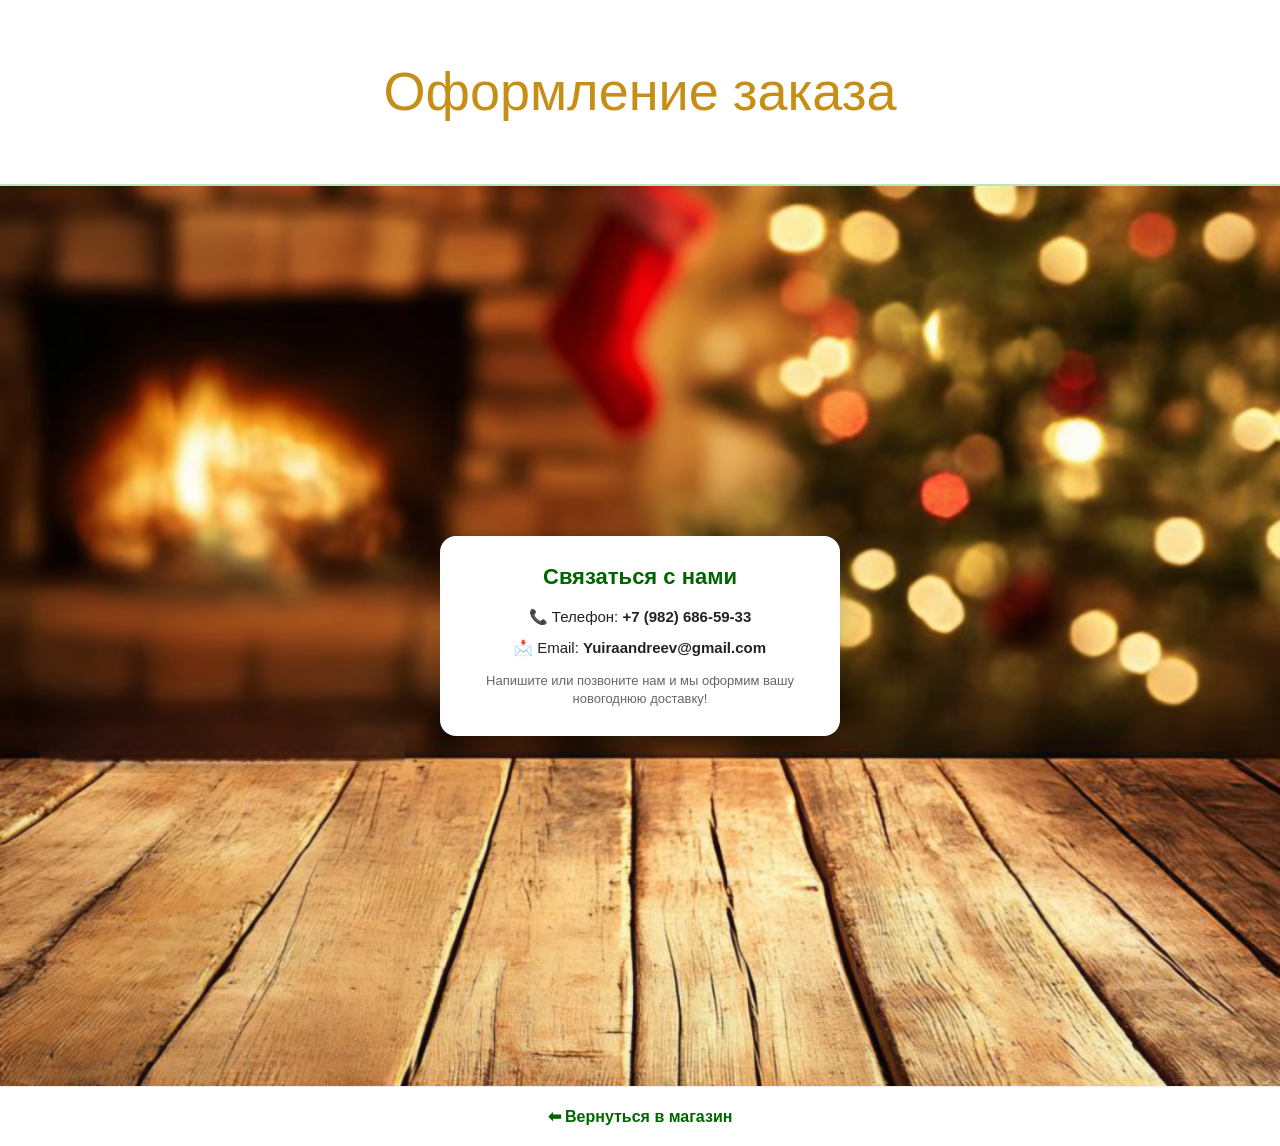
<file: contacts.html>
<!DOCTYPE html>
<html lang="ru">
<head>
    <meta charset="UTF-8">
    <meta name="viewport" content="width=device-width, initial-scale=1.0">
    <title>Контакты Goodwill</title>
    <link rel="stylesheet" href="style.css?v=7">
    <link rel="stylesheet" href="products.css?v=7">

</head>
<body>
    

    <!-- Шапка страницы контактов -->
    <header class="header" style="background-image: url('https://media.tproger.ru/uploads/2018/12/new-year-cover.jpg');">
        <h1 class="hdr">Оформление заказа</h1>
    </header>

        <main class="contacts-page">
        <div class="contacts-box">
            <h2>Связаться с нами</h2>
            <p class="contact-item">📞 Телефон: <strong>+7 (982) 686-59-33</strong></p>
            <p class="contact-item">📩 Email: <strong>Yuiraandreev@gmail.com</strong></p>
            <p class="contact-note">
                Напишите или позвоните нам и мы оформим вашу новогоднюю доставку!
            </p>
        </div>
    </main>


    <footer class="footer">
        <a href="shop.html">⬅ Вернуться в магазин</a>
    </footer>

    <!-- Подключаем скрипт атмосферы (снег и плеер будут работать и тут!) -->
    <script src="script.js"></script>
</body>
</html>
</file>
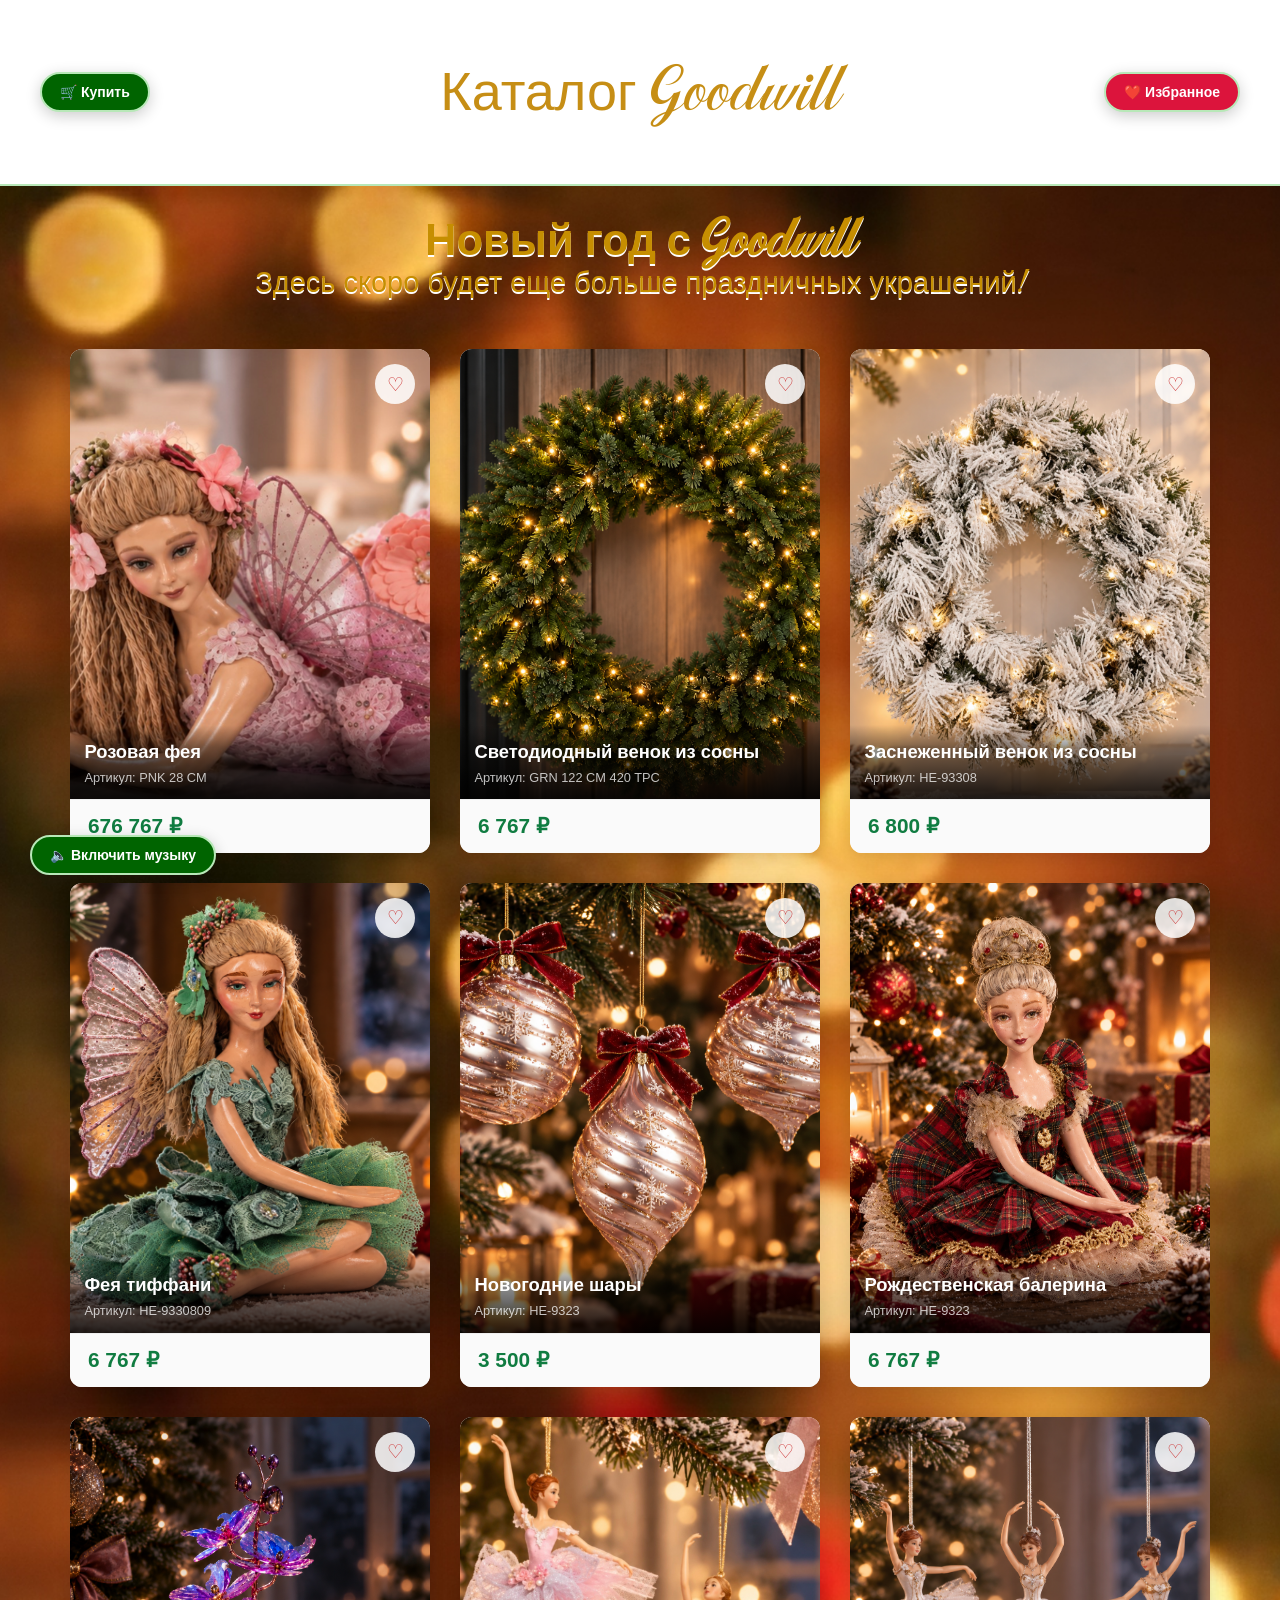
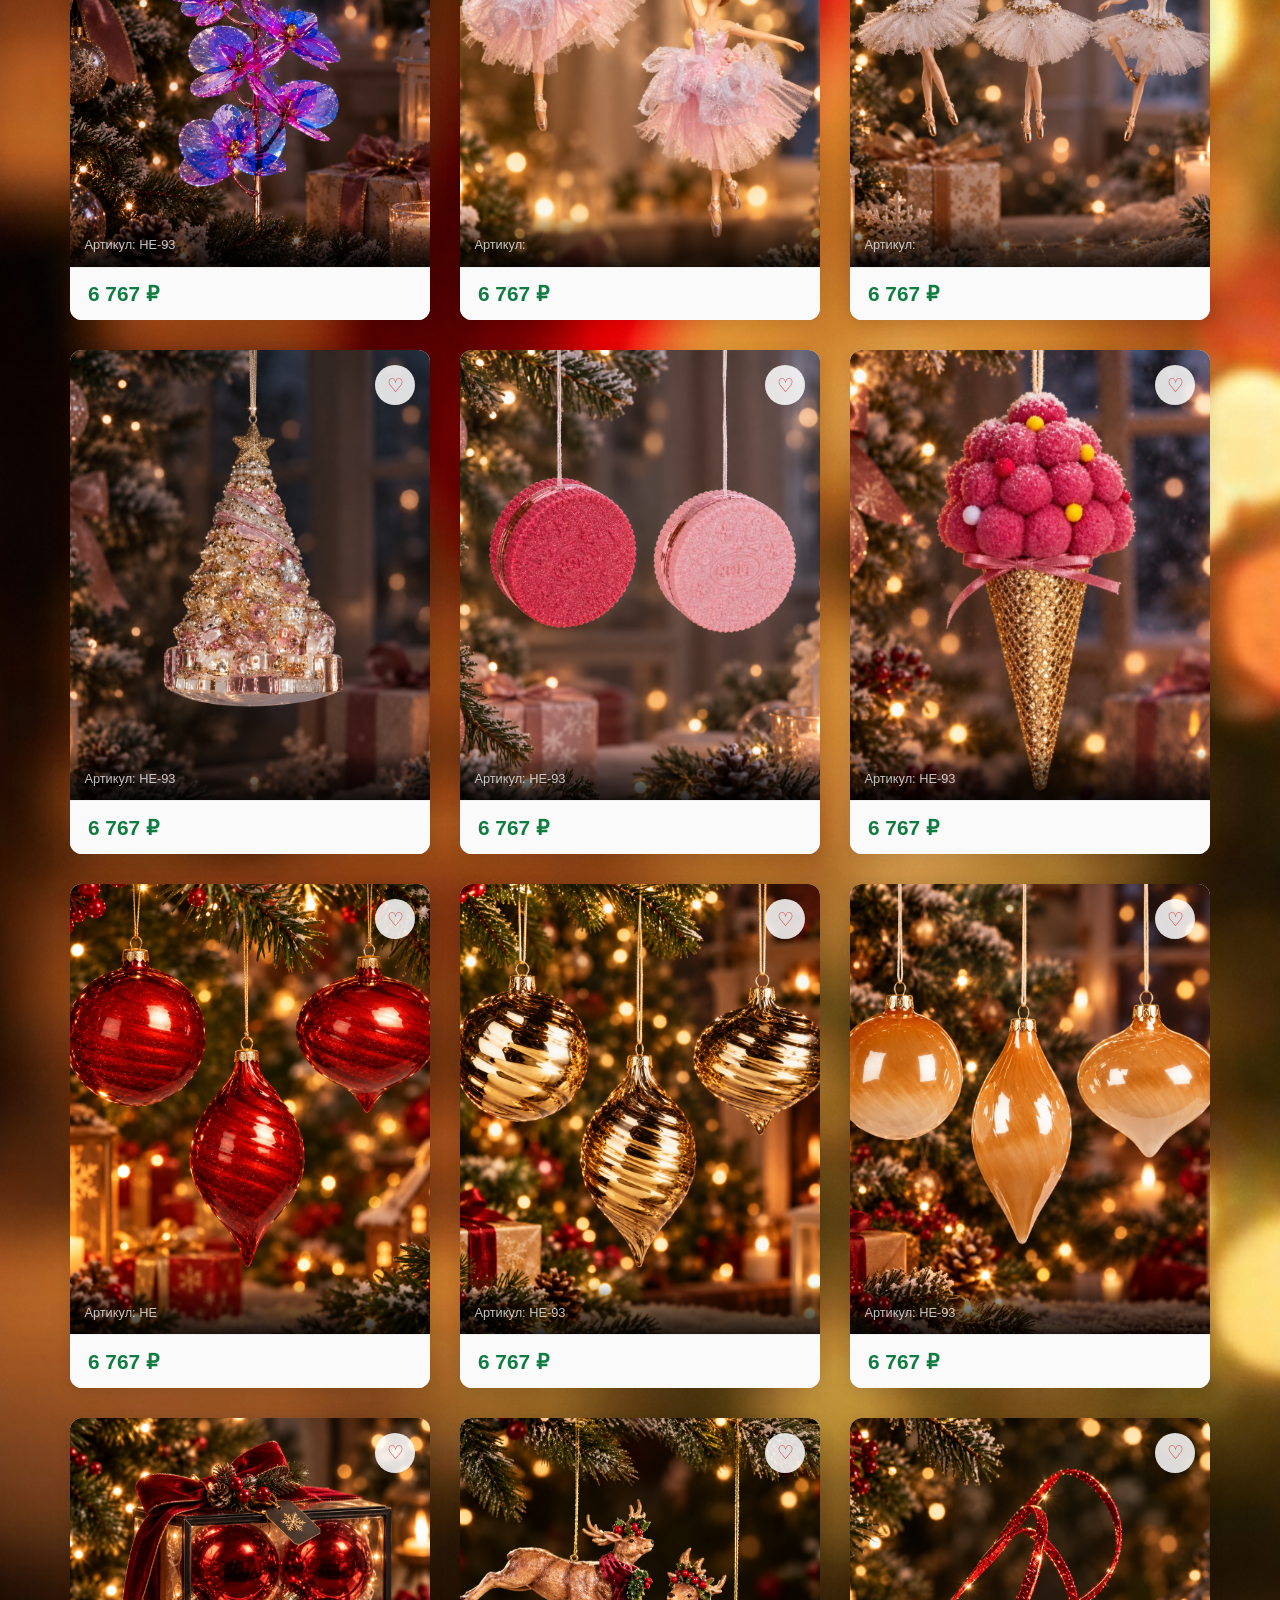
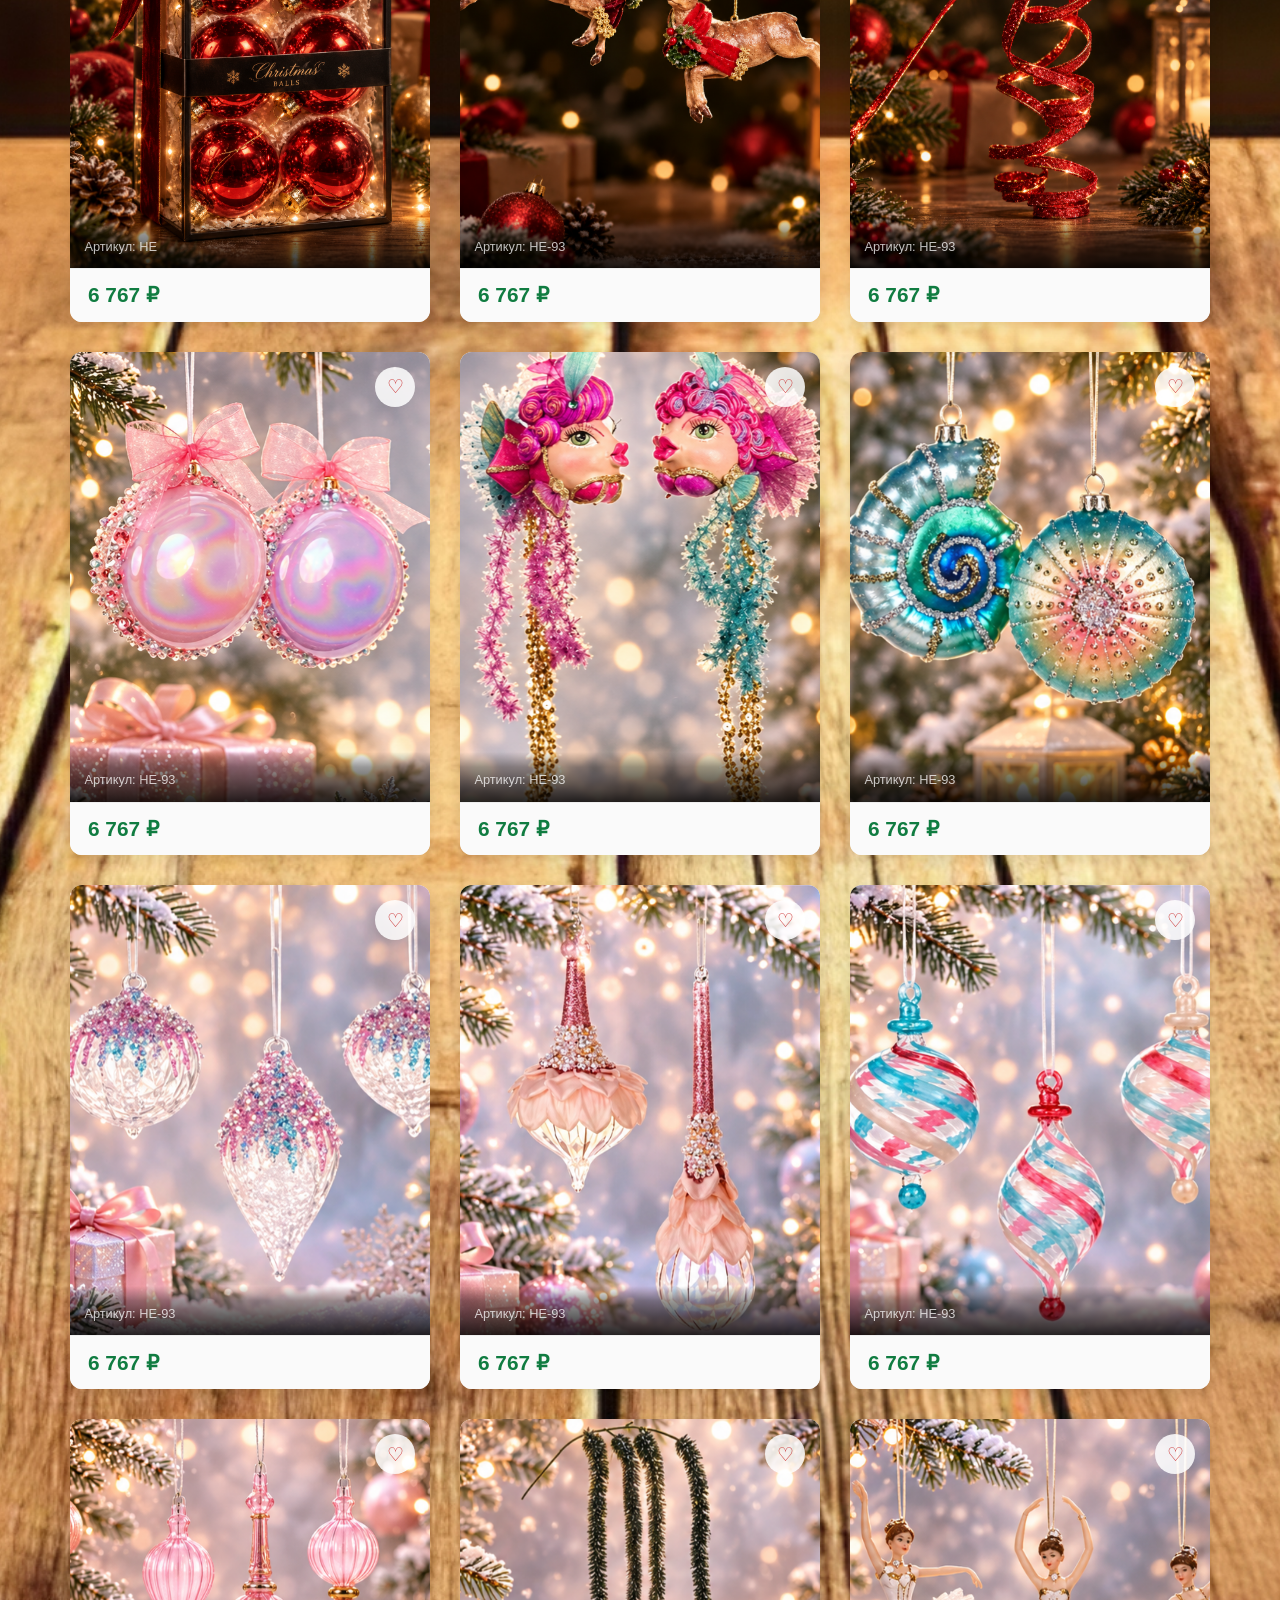
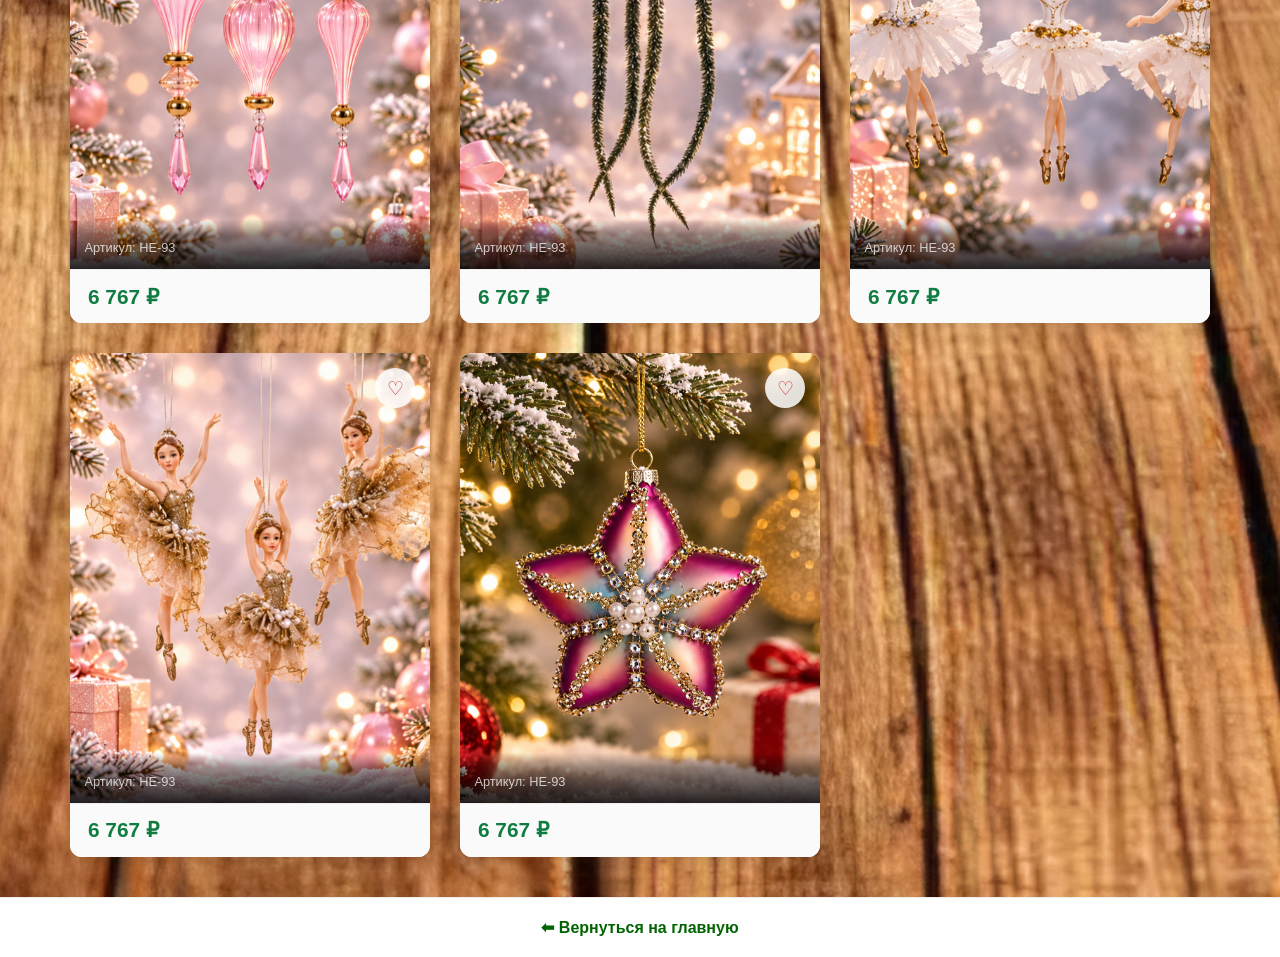
<file: shop.html>
<!DOCTYPE html>
<html lang="ru">
<head>
    <meta charset="UTF-8">
    <meta name="viewport" content="width=device-width, initial-scale=1.0">
    <title>Каталог игрушек Goodwill</title>
    <link rel="stylesheet" href="style.css">
    <link rel="stylesheet" href="products.css">
</head>
<body>
    <!-- Управление музыкой -->
    <div class="music-player-container">
        <button id="musicBtn" class="music-btn" aria-label="Включить музыку">🔈 Включить музыку</button>
        <audio id="bgMusic" src="music.mp3" loop></audio>
    </div>
        <header class="header">
        <!-- НОВАЯ КНОПКА: Ссылка на контакты с иконкой тележки строго слева -->
        <a href="contacts.html" class="music-btn buy-btn-left" style="text-decoration: none; display: inline-block;">🛒 Купить</a>

        <!-- Заголовок каталога (Остаётся чётко по центру экрана) -->
        <h1 class="hdr">Каталог Goodwill</h1>
        
        <!-- Кнопка избранного (Остаётся строго справа) -->
        <a href="favourite.html" class="music-btn" style="text-decoration: none; display: inline-block; background-color: crimson; margin: 0;">❤️ Избранное</a>
    </header>

    <main>
        <section class="intro">
            <h2>Новый год с Goodwill</h2>
            <p>Здесь скоро будет еще больше праздничных украшений!</p>
        </section>

        <!-- Сетка каталога (Оставляем пустой, Flexbox-стили из CSS всё выровняют) -->
        <section class="catalog-grid"></section>
    </main>

    <footer class="footer">
        <a href="index.html">⬅ Вернуться на главную</a>
    </footer>

    <!-- Подключаем наш единый script.js -->
    <script src="script.js"></script>
</body>
</html>
</file>
<file: style.css>
* {
    margin: 0;
    padding: 0;
    box-sizing: border-box;
}

html, body {
    height: 100%;
}

body {
    display: flex;
    flex-direction: column;
    font-family: Arial, sans-serif;
}
/* Шапка сайта */
.header {
    /* ИСПРАВЛЕНО: возвращена оригинальная рабочая ссылка на новогоднюю картинку */
    background-image: url("https://media.tproger.ru/uploads/2018/12/new-year-cover.jpg");
    background-size: cover;
    background-position: center;
    background-repeat: no-repeat;
    border-bottom: 2px solid #b8e8b8;
    padding: 60px 0;
    text-align: center;
}


/* ШРИФТ */
@font-face {
    font-family: "Above the sky";
    src: url("fonts/gullever-font.woff") format("woff");
    font-weight: normal;
    font-style: normal;
    font-display: swap;
}

.hdr {
    font-size: 54px;
    font-weight: normal;
    color: darkgreen;
    font-family: "Above the sky", cursive, sans-serif;
    text-shadow: 
        -2px -2px 0 #fff,  
         2px -2px 0 #fff,
        -2px  2px 0 #fff,
         2px  2px 0 #fff;
}

/* ТЕКСТ INTRO */
.intro {
    text-align: center;
    font-size: 29px;
    font-weight: normal;
    color: rgb(198, 142, 1);
    font-family: "Above the sky", cursive, sans-serif;
    text-shadow: 0px 2px 0 #fff;
    padding: 30px 20px 10px 20px;
}

main {
    background-image: url("fonts/back3.jpg");
    background-size: cover;
    background-position: center;
    background-repeat: no-repeat;
    flex-grow: 1;
}

/* КНОПКА НА ГЛАВНОЙ СТРАНИЦЕ */
.catalog-preview {
    text-align: center;
    padding: 40px 20px;
}

.catalog-button {
    position: relative;
    display: block;
    max-width: 700px;
    height: 400px;
    margin: 0 auto;
    overflow: hidden;
    border-radius: 20px;
    text-decoration: none;
    box-shadow: 0 8px 25px rgba(0,0,0,0.15);
}

.catalog-button img {
    width: 100%;
    height: 100%;
    object-fit: cover;
    transition: 0.3s;
}

.catalog-overlay {
    position: absolute;
    inset: 0;
    display: flex;
    justify-content: center;
    align-items: center;
    background: rgba(0, 0, 0, 0.35);
    transition: 0.3s;
}

.catalog-overlay span {
    color: rgb(239, 216, 103);
    font-size: 42px;
    font-weight: bold;
    font-family: "Above the sky", cursive, sans-serif;
}

.catalog-button:hover img {
    transform: scale(1.08);
    filter: brightness(0.8);
}

.catalog-button:hover .catalog-overlay {
    background: rgba(0, 0, 0, 0.15);
}

.catalog-button:hover .catalog-overlay span {
    text-decoration: underline;
}

/* ==========================================================================
   ИДЕАЛЬНАЯ СЕТКА КАТАЛОГА (Строго плитка 3 в ряд ВСЕГДА, без переносов вниз)
   ========================================================================== */
/* ИДЕАЛЬНАЯ СИММЕТРИЧНАЯ СЕТКА */


/* Карточка товара */
.product-card {
    background: #fff;
    border-radius: 12px;
    overflow: hidden;
    box-shadow: 0 4px 15px rgba(0,0,0,0.1);
    transition: transform 0.3s ease;
    display: flex;
    flex-direction: column;
    height: auto; /* Карточки будут строго одной высоты в ряду */
}

.product-card:hover {
    transform: translateY(-5px);
}

/* ПОДСТРАИВАЕМЫЙ КОНТЕЙНЕР КАРТИНКИ */
.product-image-container {
    width: 100%; 
    /* Пропорция высоты к ширине теперь всегда идеальные 4 к 5.
       При сужении браузера картинка будет гибко и плавно сжиматься сама! */
    aspect-ratio: 4 / 5; 
    background-size: cover;
    background-position: center;
    position: relative;
    display: flex;
    align-items: flex-end;
}


/* Сердечко */
.favorite-btn {
    position: absolute;
    top: 15px;
    right: 15px;
    background: rgba(255, 255, 255, 0.85);
    border: none;
    border-radius: 50%;
    width: 40px;
    height: 40px;
    cursor: pointer;
    font-size: 1.2rem;
    color: #cc3333;
    display: flex;
    align-items: center;
    justify-content: center;
    transition: background 0.2s, transform 0.1s;
}

.favorite-btn:hover {
    background: #fff;
    transform: scale(1.1);
}
/* Текст поверх картинки (плавно уменьшается при сжатии страницы) */
.product-overlay-text {
    background: linear-gradient(to top, rgba(0, 0, 0, 0.85) 0%, rgba(0, 0, 0, 0.4) 70%, rgba(0, 0, 0, 0) 100%);
    color: #fff;
    padding: 4%; /* Отступы теперь в процентах, чтобы тоже сжиматься */
    width: 100%;
    box-sizing: border-box;
}

.product-overlay-text h3 {
    margin: 0 0 6px 0;
    /* Магия clamp: шрифт будет плавно уменьшаться от 1.15rem до 0.8rem в зависимости от экрана */
    font-size: clamp(0.8rem, 1.5vw, 1.15rem); 
    font-weight: 600;
    line-height: 1.3;
}

.product-overlay-text .sku {
    margin: 0;
    font-size: clamp(0.65rem, 1.1vw, 0.8rem); /* Адаптивный размер артикула */
    opacity: 0.75;
}

/* Цены в подвале карточки (тоже плавно уменьшаются) */
.product-info-footer {
    padding: 4% 5%; /* Отступы адаптируются под размер карточки */
    display: flex;
    justify-content: space-between;
    align-items: center;
    background: #fafafa;
    border-top: 1px solid #eee;
    margin-top: auto;
}

.price {
    font-size: clamp(0.9rem, 1.8vw, 1.3rem); /* Цена сжимается и не ломает строку */
    font-weight: 700;
    color: #107c41;
}

.price-original {
    font-size: clamp(0.7rem, 1.2vw, 0.9rem); /* Евро-цена тоже уменьшается */
    color: #777;
    background-color: #eee;
    padding: 2px 6px;
    border-radius: 6px;
    font-weight: 600;
}


.justify-center {
    justify-content: center;
    text-align: center;
}


/* ФУТЕР И СНЕГ */
.footer {
    margin-top: auto;
    text-align: center;
    padding: 20px;
    background: #fff;
    border-top: 1px solid #eee;
}

.footer a {
    color: darkgreen;
    text-decoration: none;
    font-weight: bold;
}
.snowflake-container {
    position: fixed;
    top: 0;
    left: 0;
    width: 100%;
    height: 100%;
    pointer-events: none;
    z-index: 9999;
    overflow: hidden;
}

.snowflake {
    position: absolute;
    background: white;
    border-radius: 50%;
    filter: drop-shadow(0 0 3px rgba(255,255,255,0.8));
    animation: fall linear infinite;
    top: -10px;
}

@keyframes fall {
    0% { transform: translateY(0) translateX(0); opacity: 0; }
    10% { opacity: 0.8; }
    90% { opacity: 0.8; }
    100% { transform: translateY(105vh) translateX(50px); opacity: 0; }
}

/* Контейнер для музыкальной кнопки */
.music-player-container {
    position: fixed;
    bottom: 25px;
    left: 30px;
    z-index: 10000;
}

/* Красивая новогодняя кнопка */
.music-btn {
    background-color: darkgreen;
    color: white;
    border: 2px solid #b8e8b8;
    border-radius: 20px;
    padding: 10px 18px;
    font-size: 14px;
    font-weight: bold;
    cursor: pointer;
    box-shadow: 0 4px 15px rgba(0, 0, 0, 0.2);
    transition: all 0.3s ease;
}

.music-btn:hover {
    background-color: crimson;
    transform: scale(1.05);
}

.music-btn.playing {
    background-color: crimson;
    box-shadow: 0 0 15px rgba(220, 20, 60, 0.6);
}

/* Стили для активного сердечка */
.favorite-btn.is-favorite {
    background: #fff;
    color: #cc3333;
    animation: heartBeat 0.3s ease-in-out;
}

@keyframes heartBeat {
    0% { transform: scale(1); }
    50% { transform: scale(1.3); }
    100% { transform: scale(1); }
}

/* ==========================================================================
   ШАПКА С КНОПКАМИ СЛЕВА И СПРАВА (ДЛЯ ПК)
   ========================================================================== */
.header {
    position: relative !important;
    display: block !important;
    text-align: center !important;
    padding: 60px 20px !important;
}

.header .hdr {
    display: inline-block !important;
    margin: 0 auto !important;
}

.header h1.hdr {
    color: rgb(198, 142, 21);
}

/* Кнопка «Избранное» / «В магазин» справа */
.header .music-btn {
    position: absolute !important;
    top: 50% !important;
    transform: translateY(-50%) !important;
    right: 40px !important;
    margin: 0 !important;
}

/* Левая кнопка «Купить» */
.header .buy-btn-left {
    position: absolute ;
    top: 50% ;
    transform: translateY(-50%);
    left: 40px !important;
    right: auto !important;
    margin: 0 !important;
    width: auto !important;
    max-width: 150px !important;
    padding: 10px 18px !important;
    display: inline-block !important;
    text-align: center !important;
    background-color: darkgreen !important;
}

.header .buy-btn-left:hover {
    background-color: crimson !important;
}
/* 
/* ==========================================================================
   СЕТКА КАТАЛОГА: СТРОГО 3 В РЯД НА ПК
   ========================================================================== */
.catalog-grid,
.products-grid,
#productsGrid {
    display: grid !important;
    grid-template-columns: repeat(3, minmax(0, 1fr));
    gap: 30px !important;
    padding: 40px 30px;
    max-width: 1200px;
    margin: 0 auto;
    width: 100%;
} 

 main.contacts-page {
    display: flex;
    justify-content: center;
    align-items: center;
    width: 100%;
    min-height: 100vh;
    padding: 30px 15px;
    box-sizing: border-box;
}

.contacts-box {
    width: 400px;
    max-width: 100%;
    margin: 0 auto;
    padding: 28px 24px;
    background: #ffffff;
    border-radius: 16px;
    box-shadow: 0 8px 25px rgba(0, 0, 0, 0.25);
    text-align: center;
    font-family: Arial, sans-serif;
    color: #222;
    box-sizing: border-box;
}


.contacts-box h2 {
    color: darkgreen;
    font-size: 22px;
    margin: 0 0 16px 0;
}

.contacts-box p {
    font-size: 15px;
    margin: 0 0 10px 0;
    line-height: 1.4;
}

.contacts-box .contact-note {
    font-size: 13px;
    color: #666;
    margin-top: 14px;
    margin-bottom: 0;
}


@media screen and (max-width: 600px) {

    /* Шапка */
    .header {
        position: relative !important;
        /* Оставляем снизу достаточно места под кнопки (70px) */
        padding: 35px 12px 70px !important;
        text-align: center !important;
    }

    /* Заголовок */
    .header .hdr {
        display: block !important;
        font-size: clamp(30px, 8vw, 40px);
        line-height: 1.2;
    }

    /* Левая кнопка — строго в левый нижний угол */
    .header .buy-btn-left {
        position: absolute !important;
        top: auto !important;
        bottom: 12px !important;
        left: 12px !important;
        right: auto !important;
        transform: none !important;

        margin: 0 !important;
        width: auto !important;
        max-width: 150px !important;
        padding: 9px 14px !important;
        font-size: 13px !important;

        display: inline-block !important;
        text-align: center !important;
        background-color: darkgreen !important;
    }

    /* Правая кнопка — строго в правый нижний угол */
    .header .music-btn {
        position: absolute !important;
        top: auto !important;
        bottom: 12px !important;
        right: 12px !important;
        left: auto !important;
        transform: none !important;

        margin: 0 !important;
        width: auto !important;
        max-width: 150px !important;
        padding: 9px 14px !important;
        font-size: 13px !important;
    }
}
@media screen and (max-width: 600px) {
    .header {
        display: flex !important;
        flex-wrap: wrap !important;
        justify-content: space-between !important;
        align-items: center !important;
        gap: 15px 8px !important;
        padding: 25px 12px 15px !important;
    }

    /* 1. Заголовок всегда идет ПЕРВЫМ и занимает всю верхнюю строку */
    .header .hdr {
        order: 1 !important;
        width: 100% !important;
        flex-basis: 100% !important;
        text-align: center !important;
        font-size: clamp(28px, 8vw, 40px) !important;
        line-height: 1.2 !important;
        margin: 0 0 10px 0 !important;
    }

    /* 2. Левая кнопка идет ВТОРОЙ (слева внизу) */
    .header .buy-btn-left {
        order: 2 !important;
        background-color: darkgreen !important;
    }

    /* 3. Правая кнопка идет ТРЕТЬЕЙ (справа внизу) */
    .header .music-btn {
        order: 3 !important;
    }

    /* Общие правила для обеих кнопок, чтобы стояли ровно в один ряд */
    .header .buy-btn-left,
    .header .music-btn {
        position: static !important;
        transform: none !important;
        float: none !important;
        margin: 0 !important;
        
        /* Жестко делим нижнюю строку пополам с небольшим зазором */
        width: calc(50% - 6px) !important;
        max-width: calc(50% - 6px) !important;
        box-sizing: border-box !important;

        display: flex !important;
        justify-content: center !important;
        align-items: center !important;
        
        padding: 10px 6px !important;
        font-size: 13px !important;
        line-height: 1.1 !important;
        text-align: center !important;
        white-space: nowrap !important;
    }
}
@media screen and (max-width: 600px){
    .footer{
        text-align: right;
        padding:20px;
    }
}
</file>
<file: products.css>
/* =====================================
   ОСНОВНОЙ КОНТЕЙНЕР КАТАЛОГА
===================================== */

.catalog {
    width: min(1200px, 94%);
    margin: 40px auto;
}

.catalog-heading {
    text-align: center;
    margin-bottom: 32px;
}

.catalog-heading h1 {
    margin: 0 0 12px;
    color: #f5e3c1;
    font-family: Georgia, "Times New Roman", serif;
    font-size: clamp(28px, 4vw, 42px);
    text-shadow: 0 2px 12px rgb(0 0 0 / 40%);
}

.catalog-heading p {
    margin: 0;
    color: #f0dfca;
    font-size: 16px;
    line-height: 1.5;
}

/* =====================================
   СЕТКА КОЛОНОК (СТРОГО 3 В РЯД НА ПК)
===================================== */

.products-grid,
#productsGrid,
.catalog-grid {
    display: grid;
    grid-template-columns: repeat(3, minmax(0, 1fr));
    gap: 28px;
    align-items: stretch;
    
}

/* =====================================
   КАРТОЧКА ТОВАРА
===================================== */

.product-card1 {
    display: flex;
    flex-direction: column;
    width: 100%;
    min-width: 0;
    overflow: hidden;

    border-radius: 16px;
    background: #f7f1e7;
    color: #30251d;

    box-shadow: 0 8px 24px rgb(0 0 0 / 20%);
    transition: transform 0.25s ease, box-shadow 0.25s ease;
    height: auto;
}

.product-card1:hover {
    transform: translateY(-5px);
    box-shadow: 0 14px 30px rgb(0 0 0 / 30%);
}

.product-image-wrapper {
    position: relative;
    overflow: hidden;
    aspect-ratio: 4 / 5;
    background: #e5d8c6;
}

.product-image {
    display: block;
    width: 100%;
    height: 100%;
    object-fit: cover;
    transition: transform 0.35s ease;
}

.product-card1:hover .product-image {
    transform: scale(1.035);
}

.product-image-wrapper.image-missing::after {
    content: "Фотография недоступна";
    position: absolute;
    inset: 0;
    display: grid;
    place-items: center;
    padding: 12px;
    color: #65574b;
    text-align: center;
    font-size: 14px;
    background: #e5d8c6;
}

.product-image-wrapper.image-missing .product-image {
    opacity: 0;
}

/* =====================================
   КНОПКА ИЗБРАННОГО
===================================== */

.favorite-button {
    position: absolute;
    top: 12px;
    right: 12px;
    z-index: 1;

    display: grid;
    place-items: center;

    width: 42px;
    height: 42px;
    padding: 0;

    border: none;
    border-radius: 50%;

    background: rgb(255 255 255 / 95%);
    color: #a64b4b;

    font-size: 25px;
    line-height: 1;
    cursor: pointer;

    transition: transform 0.2s ease, background 0.2s ease;
}

.favorite-button:hover {
    transform: scale(1.08);
}

.favorite-button.is-favorite {
    background: #a64b4b;
    color: white;
}

.favorite-button:focus-visible {
    outline: 3px solid #c49a57;
    outline-offset: 3px;
}

/* =====================================
   ТЕКСТОВАЯ ЧАСТЬ
===================================== */

.product-info {
    display: flex;
    flex-direction: column;
    flex: 1;
    padding: 18px;
}

.product-name {
    margin: 0 0 10px;
    color: #30251d;
    font-size: 17px;
    font-weight: 700;
    line-height: 1.4;
    overflow-wrap: anywhere;
}

.product-article {
    margin: 0 0 16px;
    color: #786b5e;
    font-size: 13px;
    line-height: 1.5;
}

.product-price {
    margin: auto 0 0;
    padding-top: 8px;
    color: #355744;
    font-size: 22px;
    font-weight: 700;
    line-height: 1.3;
}

/* =====================================
   ТЕЛЕФОНЫ: РОВНО 2 ТОВАРА В РЯД
===================================== */
@media screen and (max-width: 600px) {

    /* Контейнер каталога */
    .catalog {
        width: 100%;
        margin: 20px auto;
        padding: 0 12px;
    }

    /* Заголовок */
    .catalog-heading {
        margin-bottom: 18px;
    }

    .catalog-heading h1 {
        font-size: 28px;
    }

    .catalog-heading p {
        font-size: 14px;
    }

    /* САМА СЕТКА */
    .products-grid,
    #productsGrid,
    .catalog-grid {

        /* ДВА ТОВАРА В ОДНОМ РЯДУ */
        grid-template-columns: repeat(2, minmax(0, 1fr)) !important;

        /* Расстояние между товарами */
        gap: 10px;

        /* Убираем большие отступы ПК */
        padding: 0;

        /* Занимаем всю ширину контейнера */
        width: 100%;

        /* Убираем ограничение ширины ПК */
        max-width: none;
    }

    /* Карточка товара */
    .product-card1 {
        width: 100%;
        min-width: 0;
        border-radius: 12px;
    }

    /* Изображение */
    .product-image-wrapper {
        width: 100%;
        aspect-ratio: 4 / 5;
    }

    .product-image {
        width: 100%;
        height: 100%;
        object-fit: cover;
    }

    /* Кнопка избранного */
    .favorite-button {
        top: 8px;
        right: 8px;
        width: 34px;
        height: 34px;
        font-size: 19px;
    }

    /* Информация о товаре */
    .product-info {
        padding: 10px;
    }

    /* Название */
    .product-name {
        font-size: 14px;
        line-height: 1.25;
        margin-bottom: 6px;
    }

    /* Артикул */
    .product-article {
        font-size: 11px;
        margin-bottom: 10px;
    }

    /* Цена */
    .product-price {
        font-size: 17px;
        padding-top: 4px;
    }
}
</file>
